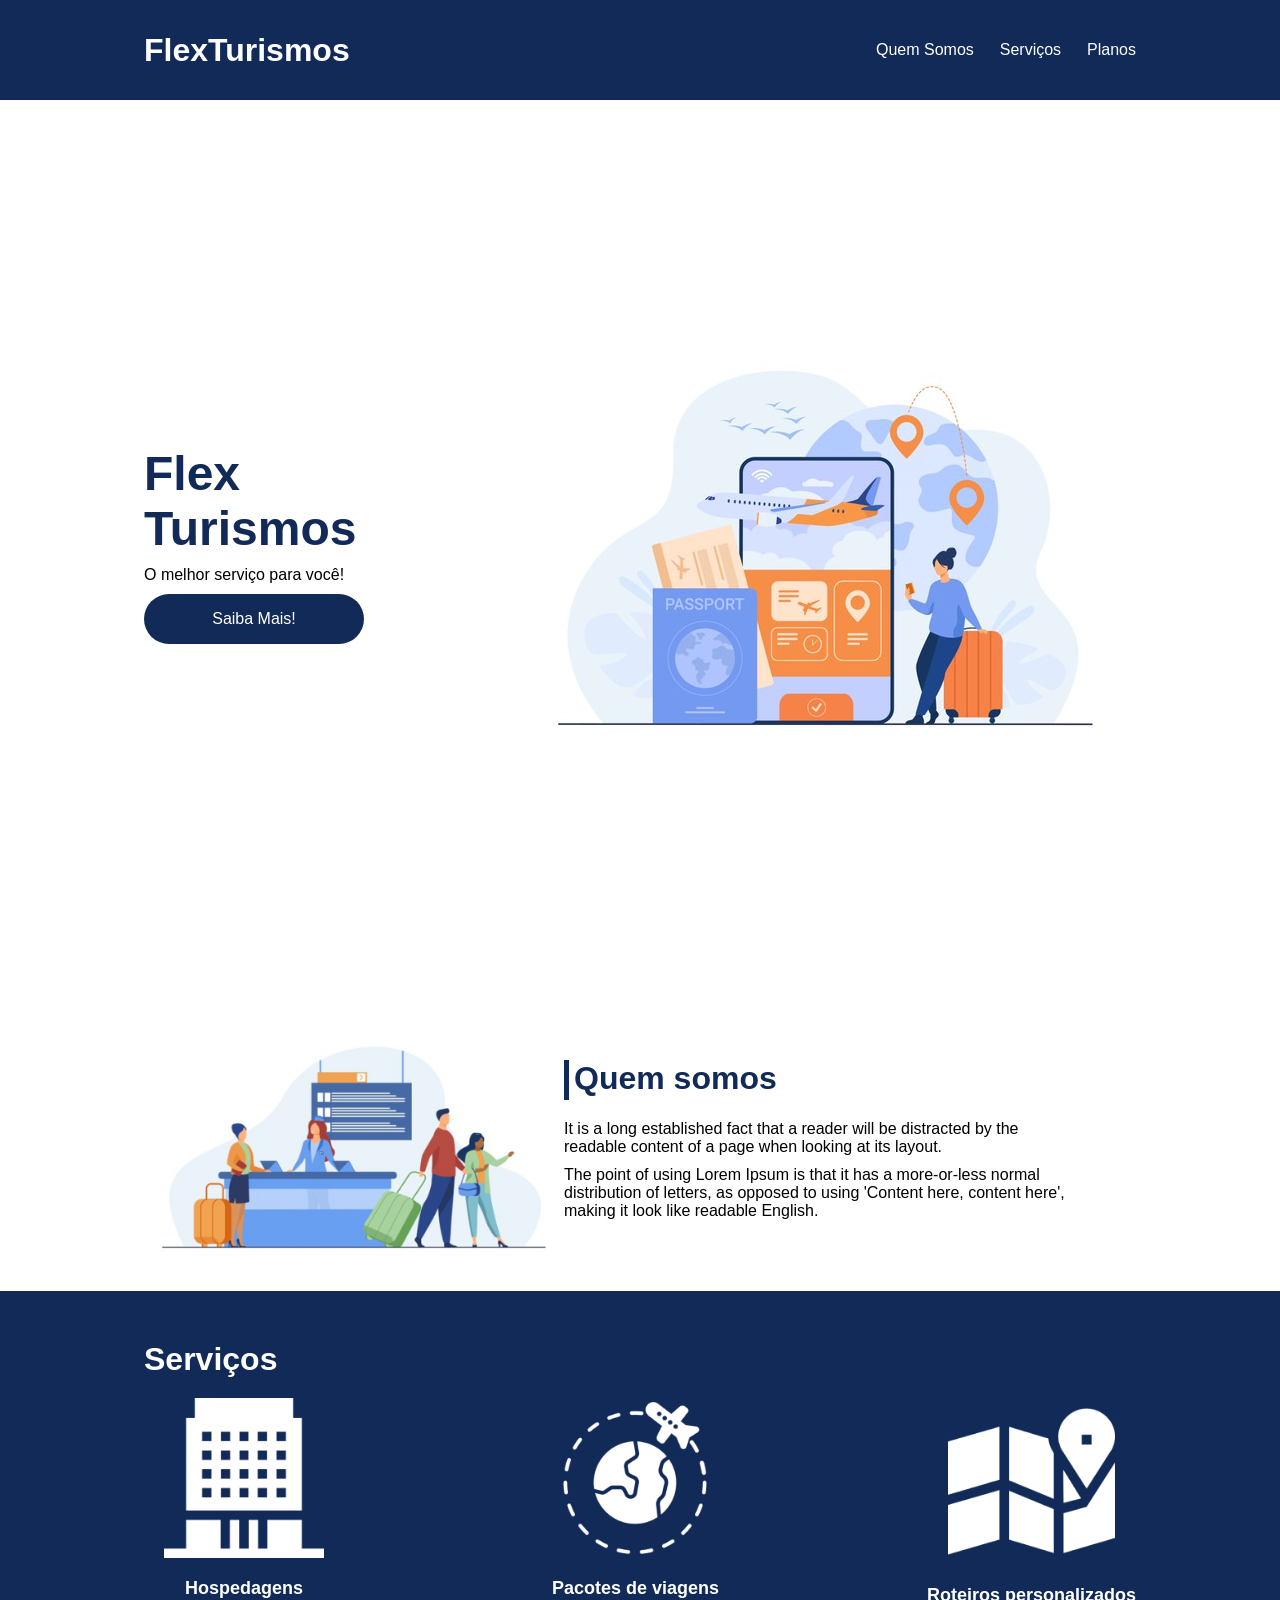
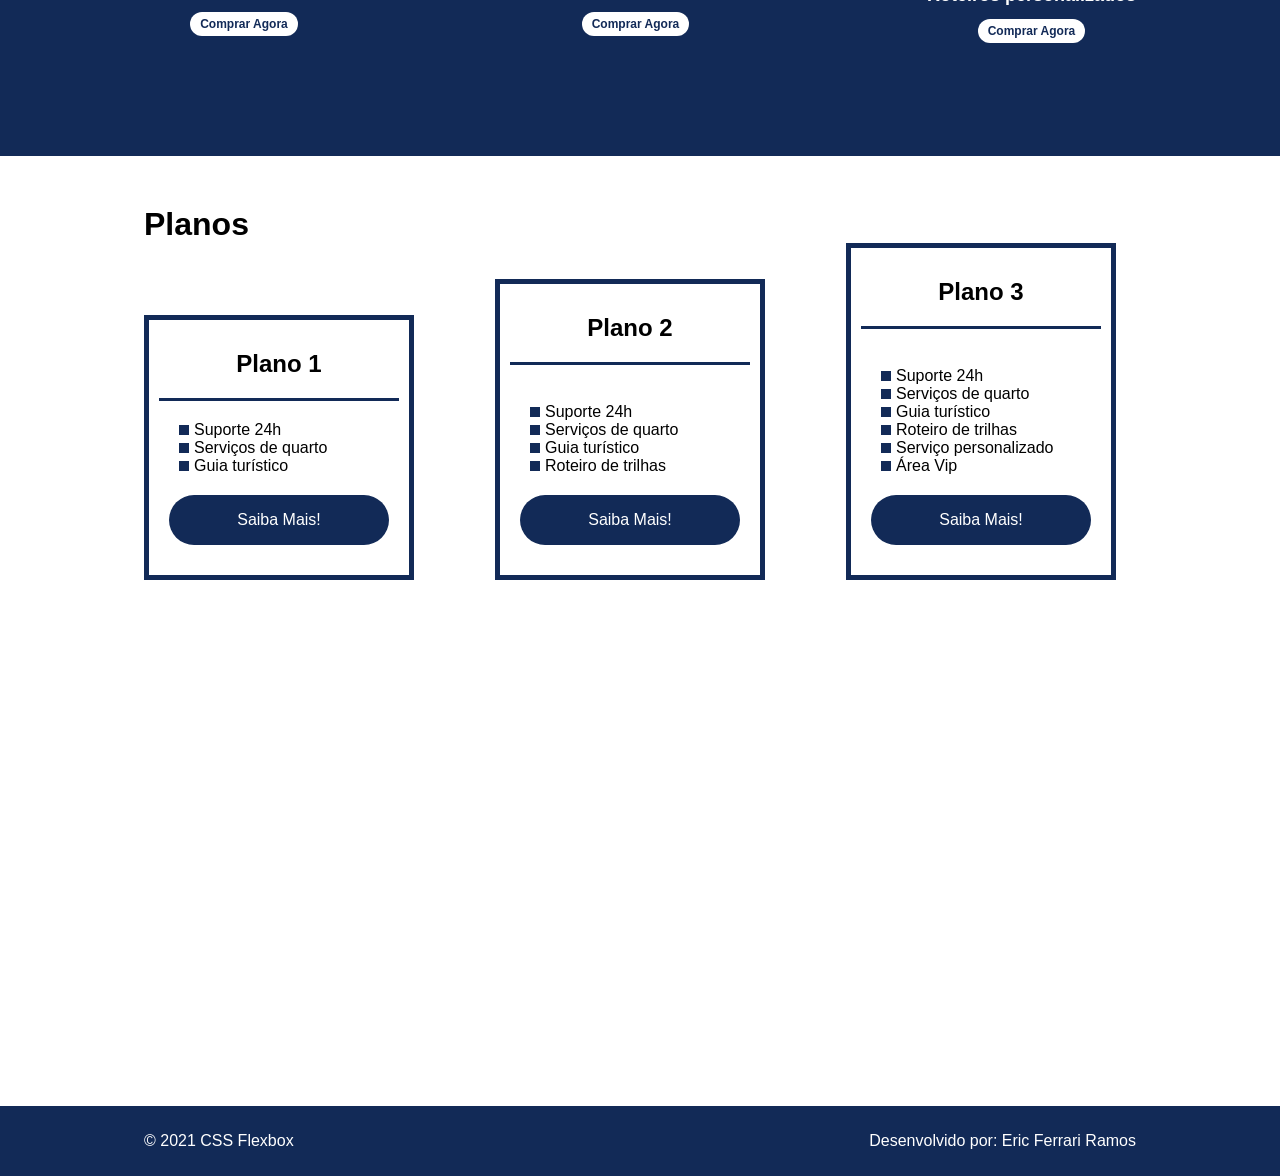
<file: HTML-CSS/flex-projeto/index.html>
<!DOCTYPE html>
<html lang="pt-br">
<head>
    <meta charset="UTF-8">
    <meta name="viewport" content="width=device-width, initial-scale=1.0">
    <title>Flex Turismos</title>
    <link rel="stylesheet" href="./style.css">
</head>
<body>
    <header>
        <div class="flex-container menu">
            <div><h1>FlexTurismos</h1></div>
            <ul class="list-item">
                <li><a href="#quem-somos">Quem Somos</a></li>
                <li><a href="#servicos">Serviços</a></li>
                <li><a href="#planos">Planos</a></li>
            </div>
        </ul>
    </header>

    <div class="flex-container apresentacao">
        <div class="texto-apresentacao">
            <h1>Flex <br>Turismos</h1>
            <p>O melhor serviço para você!</p>
            <a href="" class="btn">Saiba Mais!</a>
        </div>

        <div>
            <div><img src="./images/0-main.png" alt="banner de apresentação"></div>
        </div>
    </div>

    <div class="flex-container" id="quem-somos">
        <div >
            <h2>Quem somos</h2>
            <p>It is a long established fact that a reader will be distracted by the readable content of a page when looking at its layout. </p>
            <p>The point of using Lorem Ipsum is that it has a more-or-less normal distribution of letters, as opposed to using 'Content here, content here', making it look like readable English.</p>
        </div>

        <div>
            <img src="./images/1-quem-somos.png" alt="balcão de atendimento">
        </div>
    </div>

    <div class="container-externo">
        <div class="flex-container" id="servicos">
            <div>
                <h2>Serviços</h2>
            </div>

            <div class="list-servicos">
                <div class="item-servico">
                    <div><img src="./images/icon-2.png" alt="hospedagens"></div>
                    <p>Hospedagens</p>
                    <a href="#">Comprar Agora</a>
                </div>

                <div class="item-servico">
                    <div><img src="./images/icon-1.png" alt="pacote de viagens"></div>
                    <p>Pacotes de viagens</p>
                    <a href="#">Comprar Agora</a>
                </div>

                <div class="item-servico">
                    <div><img src="./images/icon-3.png" alt="roteiros personalizados"></div>
                    <p>Roteiros personalizados</p>
                    <a href="#">Comprar Agora</a>
                </div>

            </div>
        </div>
    </div>

    <div class="flex-container" id="planos">
        
        <div><h2>Planos</h2></div>
        
        <div class="list-planos">
            <div class="item-plano">
                <h3>Plano 1</h3>
                <ul>
                    <li>Suporte 24h</li>
                    <li>Serviços de quarto</li>
                    <li>Guia turístico</li>
                </ul>
                <a href="#" class="btn">Saiba Mais!</a>
            </div>

            <div class="item-plano">
                <h3>Plano 2</h3>
                <br>
                <ul>
                    <li>Suporte 24h</li>
                    <li>Serviços de quarto</li>
                    <li>Guia turístico</li>
                    <li>Roteiro de trilhas</li>
                </ul>
                <a href="#" class="btn">Saiba Mais!</a>
            </div>

            <div class="item-plano">
                <h3>Plano 3</h3>
                <br>
                <ul>
                    <li>Suporte 24h</li>
                    <li>Serviços de quarto</li>
                    <li>Guia turístico</li>
                    <li>Roteiro de trilhas</li>
                    <li>Serviço personalizado</li>
                    <li>Área Vip</li>
                </ul>
                <a href="#" class="btn">Saiba Mais!</a>
            </div>
        </div>
    </div>

    <footer>
        <div class="flex-container footer">
            <p>&copy; 2021 CSS Flexbox</p>
            <p>Desenvolvido por: Eric Ferrari Ramos</p>
        </div>
    </footer>
</body>
</html>
</file>
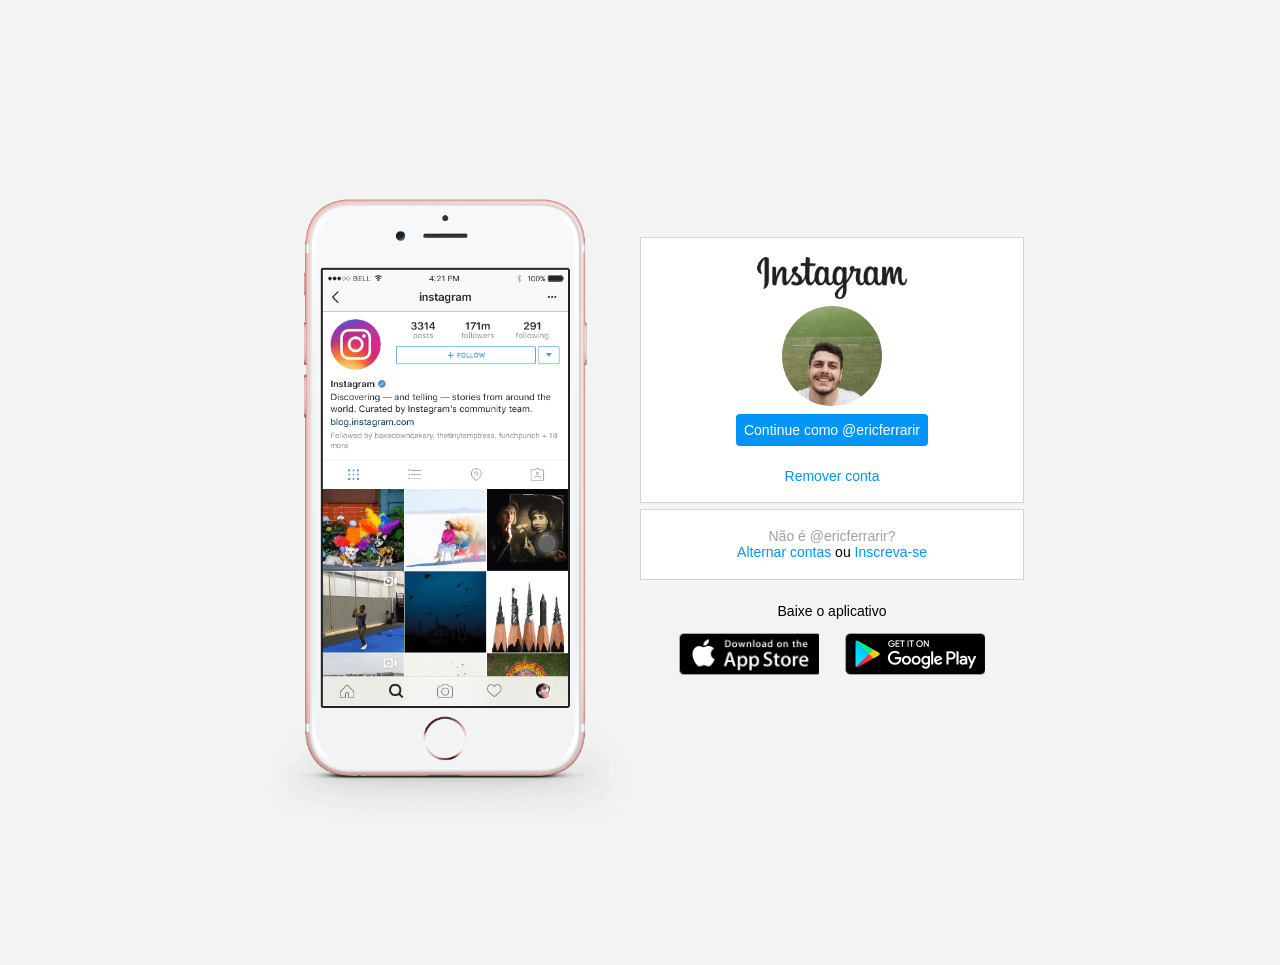
<file: HTML-CSS/Recriando pagina instagram/index.html>
<!DOCTYPE html>
<html>
<head>
	<meta charset="utf-8">
	<meta name="viewport" content="width=device-width, initial-scale=1.0">
	<link rel="stylesheet" type="text/css" href="css/style.css">
	<meta name="author" content="Eric Ferrari Ramos">
	<title>Instagram</title>
</head>
<body>
	<!-- Centralizando os elementos -->
	<div class="instagram-principal">
        <!--Inicio - Div para a imagem do celular -->
		<div class="instagram-phone">
			<img src="./img/instagram-celular.png" alt="celular">
		</div>
         <!-- Fim - Div para a imagem do celular -->

		<!-- Inicio - Div para o continue -->
		<div class="instagram-continue">
			<!-- Inicio - Bloco do continue -->
			<div class="group">
				<img class="instagram-logo" src="./img/instagram-logo.png" alt="instagram logo">

				<div class="foto-perfil">
					<img src="./img/perfil-instagram.jpg" alt="foto de perfil" width="100px">
			    </div>

			    <a href="#" class="instagram-login">Continue como @ericferrarir</a>
			    <a href="#" class="instagram-logout">Remover conta</a>
		    </div>
		    <!-- Fim - Bloco do continue -->

		    <div class="group">
		    	<p class="not-account">Não é @ericferrarir?</p>
		    	<p class="notaccount">
		    		<span class="link_blue">Alternar contas</span>
		    		ou
		    		<span class="link_blue">Inscreva-se</span>
		    	</p>
		    </div>

		    <div class="get-the-app">
		    	<p class="get-app">Baixe o aplicativo</p>

		    	<div class="dowload">
		    		<a href="#" class="app-dowload"></a>
		    		<a href="#" class="app-dowload"></a>
		    	</div>
		    </div>



		</div>
		
	</div>
		
</body>
</html>
</file>
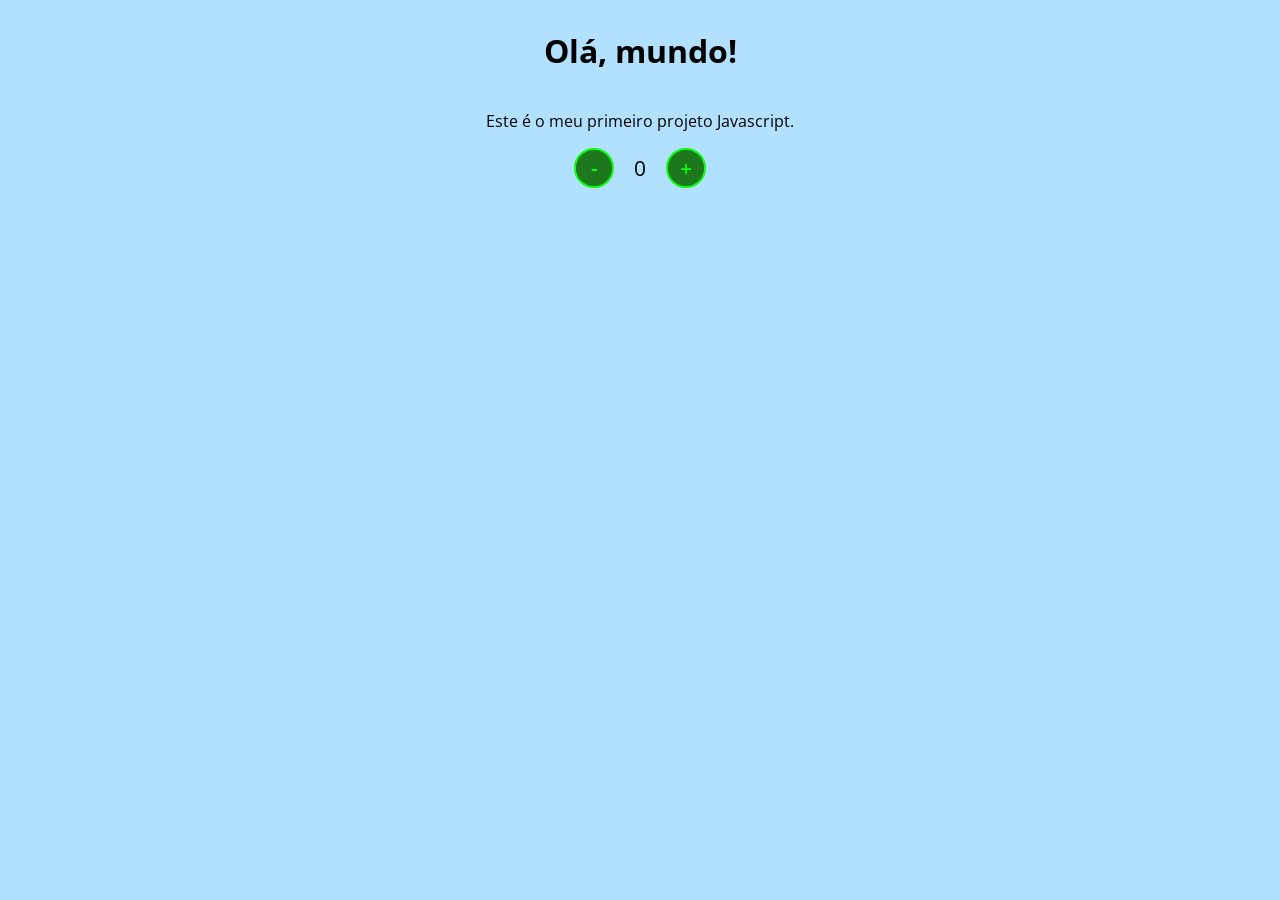
<file: JavaScript/Contador/index.html>
<!DOCTYPE html>
<html lang="en">
<head>
    <meta charset="UTF-8">
    <meta name="viewport" content="width=device-width, initial-scale=1.0">
    <link rel="stylesheet" href="assets/styles.css" />
    <title>Contador</title>
</head>
<body>
    <h1>Olá, mundo!</h1>
    <p>Este é o meu primeiro projeto Javascript.</p>
    <div id="counter">
        <button name="subtrair" onclick="decrement()">-</button>
        <span id="currentNumber">0</span>
        <button name="adicionar" onclick="increment()">+</button>
    </div>
    <script src="assets/scripts.js"></script>
</body>
</html>
</file>
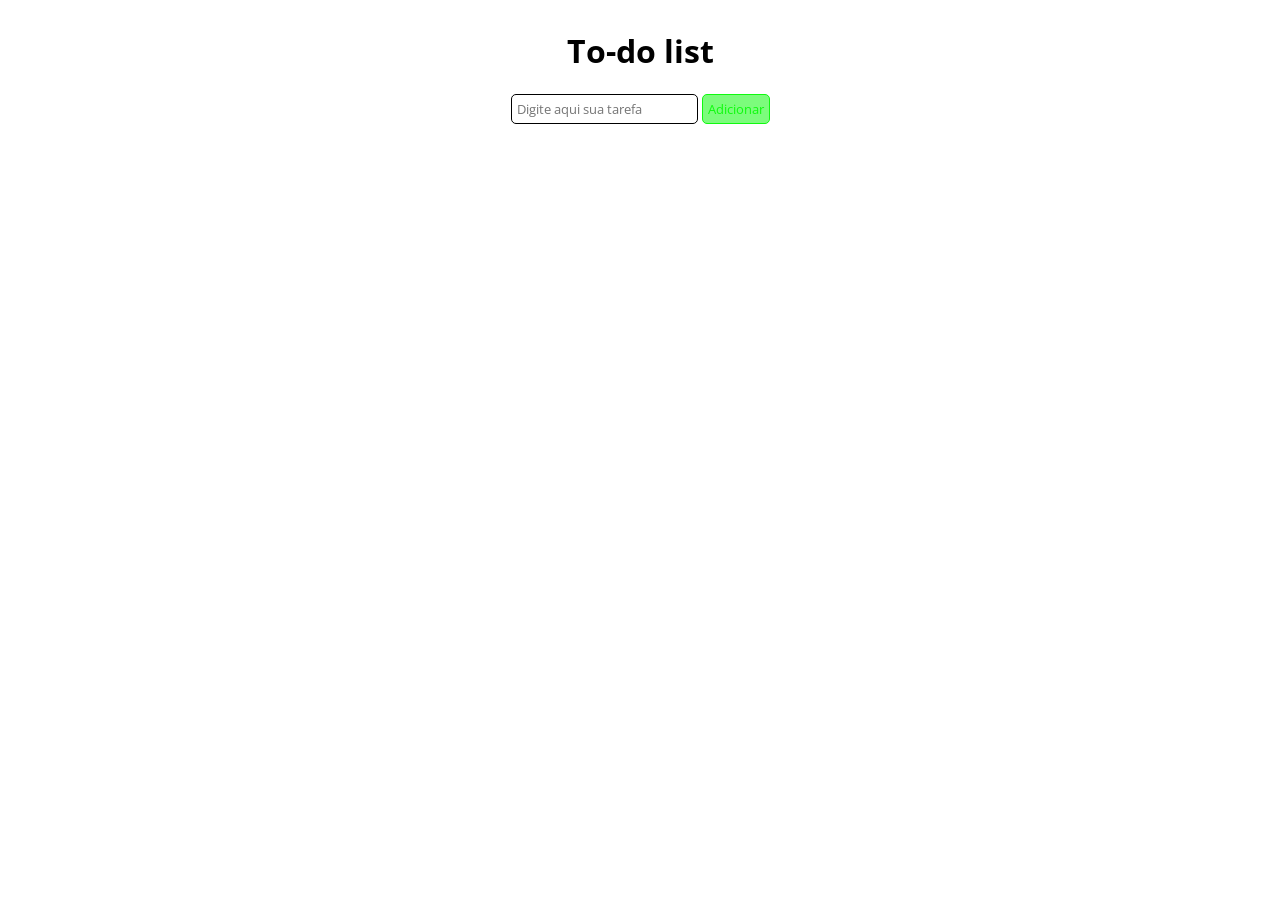
<file: JavaScript/To-do1/index.html>
<!DOCTYPE html>
<html lang="en">
<head>
    <meta charset="UTF-8">
    <meta name="viewport" content="width=device-width, initial-scale=1.0">
    <link rel="stylesheet" href="assets/styles.css" />
    <title>To-do list</title>
</head>
<body>
    <h1>To-do list</h1>
    <div id="list">
        <form id="task-form">
            <input id="task-input" name="tarefa" type="text" placeholder="Digite aqui sua tarefa" />
            <button type="submit">Adicionar</button>
        </form>
        <div id="tasks"></div>
    </div>
    <script src="assets/scripts.js"></script>
</body>
</html>
</file>
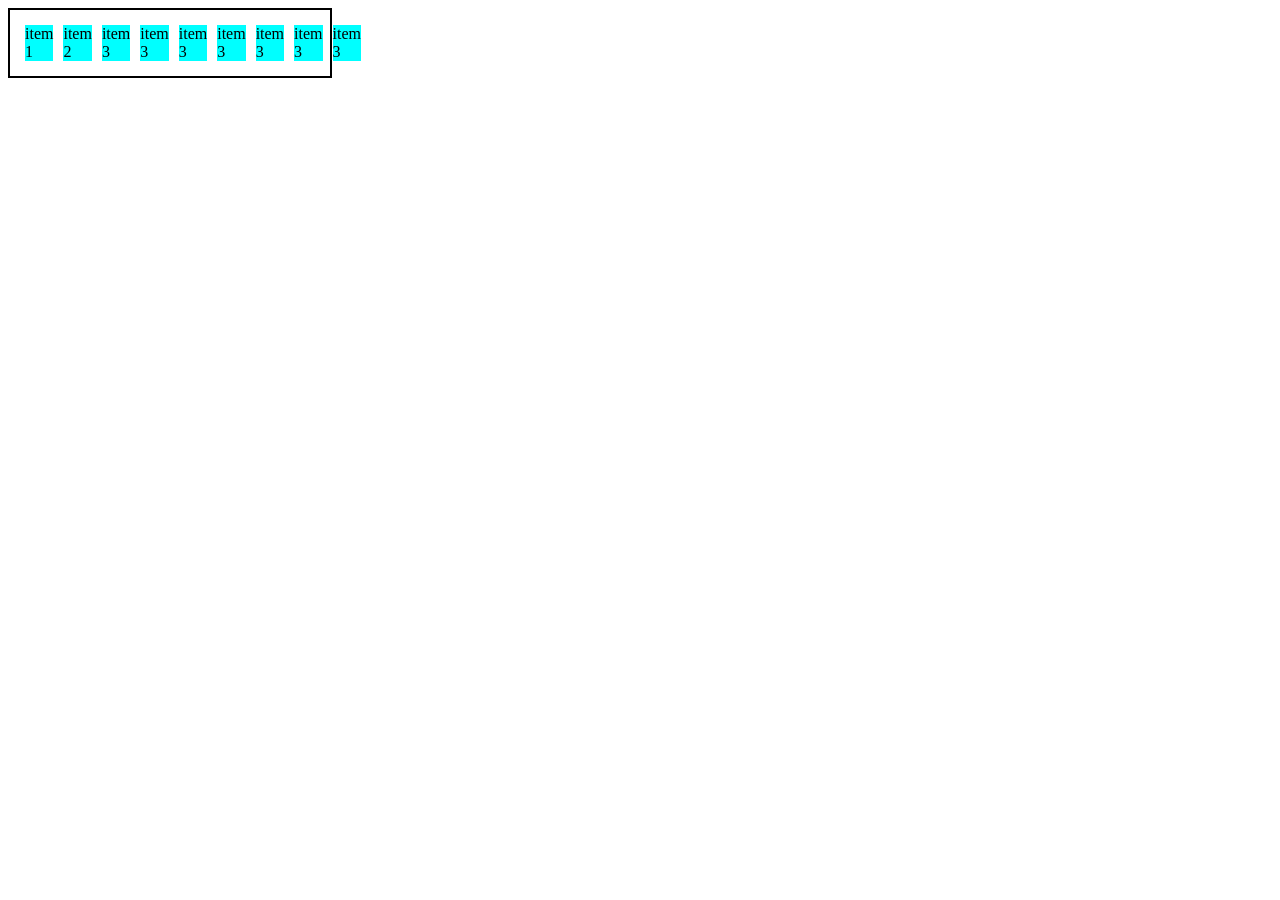
<file: HTML-CSS/FlexBox/0-display-flex.html>
<!DOCTYPE html>
<html lang="en">
<head>
    <meta charset="UTF-8">
    <meta name="viewport" content="width=device-width, initial-scale=1.0">
    <title>Fundamentos - display flex</title>
    <style>
        .flex{
            max-width: 300px;
            padding: 10px;
            border: 2px solid black;
            display: flex;
        }

        .item{
            background-color: aqua;
            margin: 5px;
        }
    </style>
</head>
<body>
    <div class="flex">
        <div class="item">item 1</div>
        <div class="item">item 2</div>
        <div class="item">item 3</div>
        <div class="item">item 3</div>
        <div class="item">item 3</div>
        <div class="item">item 3</div>
        <div class="item">item 3</div>
        <div class="item">item 3</div>
        <div class="item">item 3</div>
    </div>
</body>
</html>
</file>
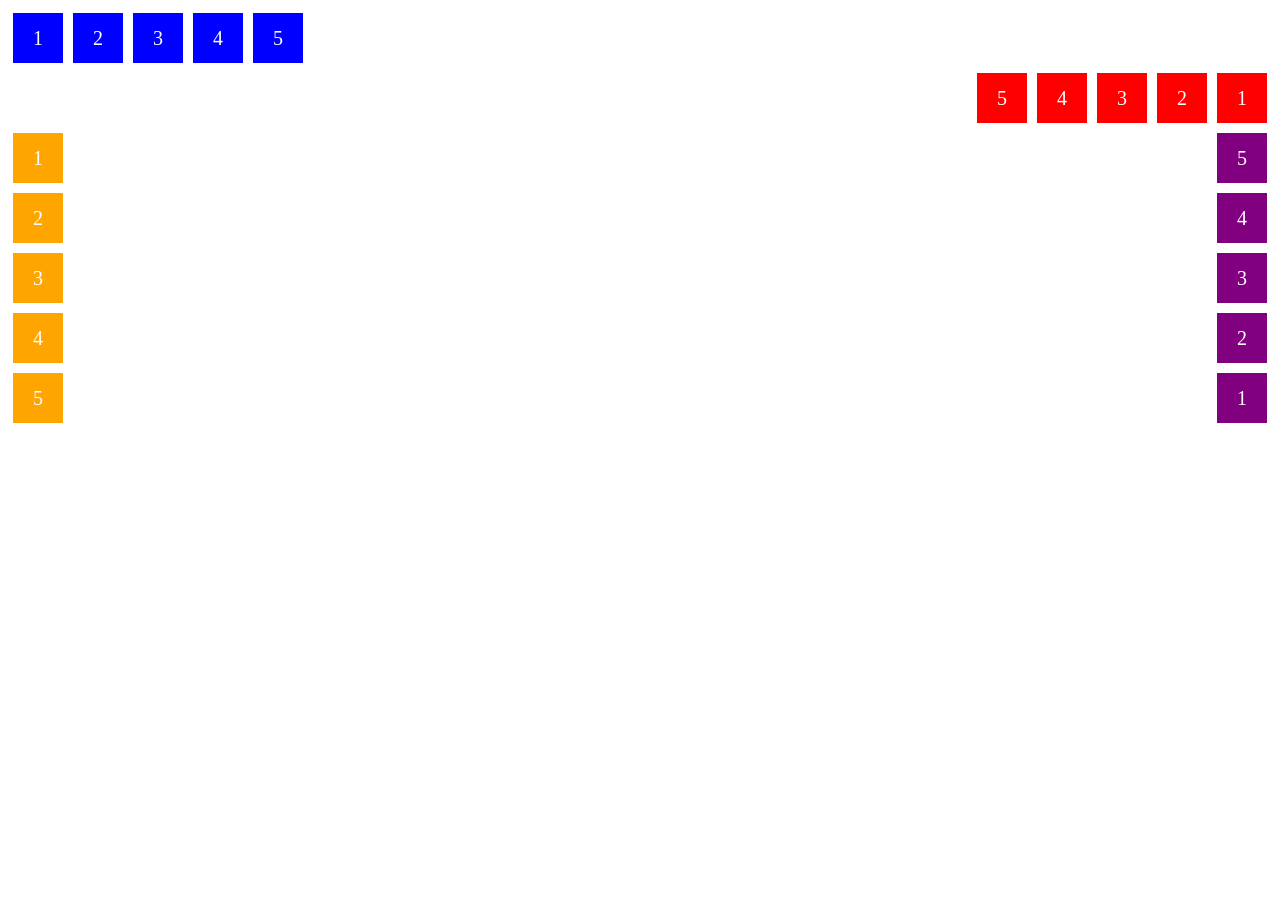
<file: HTML-CSS/FlexBox/1-flex-direction.html>
<!DOCTYPE html>
<html lang="en">
<head>
    <meta charset="UTF-8">
    <meta name="viewport" content="width=device-width, initial-scale=1.0">
    <title>Fundamentos - Flex direction</title>

    <style>
        .flex-container{
            margin: 0;
            padding: 0;
            display: flex;
            list-style: none;
        }

        .flex-item{
            background: blue;
            height: 50px;
            width: 50px;
            line-height: 50px;
            font-size: 20px;
            color: white;
            text-align: center;
            margin: 5px;
        }

        .row{
            flex-direction: row;
        }

        .row-reverse{
            flex-direction: row-reverse;
        }

        .row-reverse li{
            background-color: red;
        }

        .column{
            float: left;
            flex-direction: column;
        }

        .column li{
            background: orange;
        }

        .column-reverse{
            float: right;
            flex-direction: column-reverse;
        }

        .column-reverse li{
            background: purple;
        }

    </style>
</head>
<body>
    <ul class="flex-container row">
        <li class="flex-item">1</li>
        <li class="flex-item">2</li>
        <li class="flex-item">3</li>
        <li class="flex-item">4</li>
        <li class="flex-item">5</li>
    </ul>

    <ul class="flex-container row-reverse">
        <li class="flex-item">1</li>
        <li class="flex-item">2</li>
        <li class="flex-item">3</li>
        <li class="flex-item">4</li>
        <li class="flex-item">5</li>
    </ul>

    <ul class="flex-container column">
        <li class="flex-item">1</li>
        <li class="flex-item">2</li>
        <li class="flex-item">3</li>
        <li class="flex-item">4</li>
        <li class="flex-item">5</li>
    </ul>

    <ul class="flex-container column-reverse">
        <li class="flex-item">1</li>
        <li class="flex-item">2</li>
        <li class="flex-item">3</li>
        <li class="flex-item">4</li>
        <li class="flex-item">5</li>
    </ul>
</body>
</html>
</file>
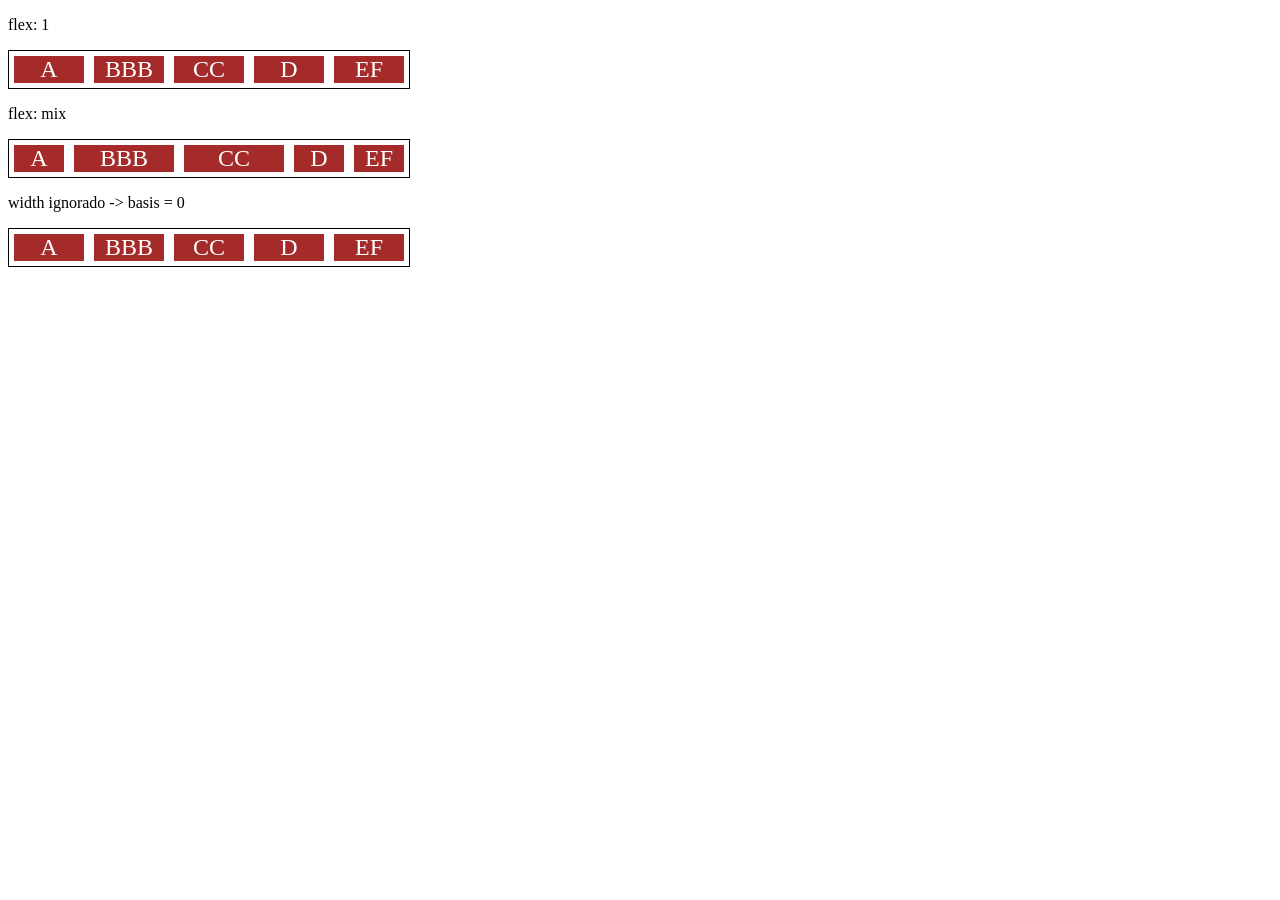
<file: HTML-CSS/FlexBox/10-flex.html>
<!DOCTYPE html>
<html lang="en">
<head>
    <meta charset="UTF-8">
    <meta name="viewport" content="width=device-width, initial-scale=1.0">
    <title>Fundamentos - flex</title>
    <style>
        .flex-container{
            display: flex;
            border: 1px solid black;
            max-width: 400px;
            margin-bottom: 10px;
        }

        .item{
            background-color: brown;
            color: white;
            font-size: 24px;
            text-align: center;
            margin: 5PX;
        }

        .flex-1{
            flex: 1; 
            /* grow = 1, shrink = 1, basis = 0 */
        }

        .largura{
            width: 200px;
            /* min-width: 250px; */
        }

        .flex-2{
            flex: 2; 
            /* grow = 2, shrink = 1, basis = 0 */
        }

    </style>
</head>
<body>
    <p>flex: 1</p>
    <div class="flex-container">
        <div class="item flex-1">A</div>
        <div class="item flex-1">BBB</div>
        <div class="item flex-1">CC</div>
        <div class="item flex-1">D</div>
        <div class="item flex-1">EF</div>
    </div>

    <p>flex: mix</p>
    <div class="flex-container">
        <div class="item flex-1">A</div>
        <div class="item flex-2">BBB</div>
        <div class="item flex-2">CC</div>
        <div class="item flex-1">D</div>
        <div class="item flex-1">EF</div>
    </div>

    <p>width ignorado -> basis = 0</p>

    <div class="flex-container">
        <div class="item flex-1 largura">A</div>
        <div class="item flex-1 largura">BBB</div>
        <div class="item flex-1 largura">CC</div>
        <div class="item flex-1 largura">D</div>
        <div class="item flex-1 largura">EF</div>
    </div>
</body>
</html>
</file>
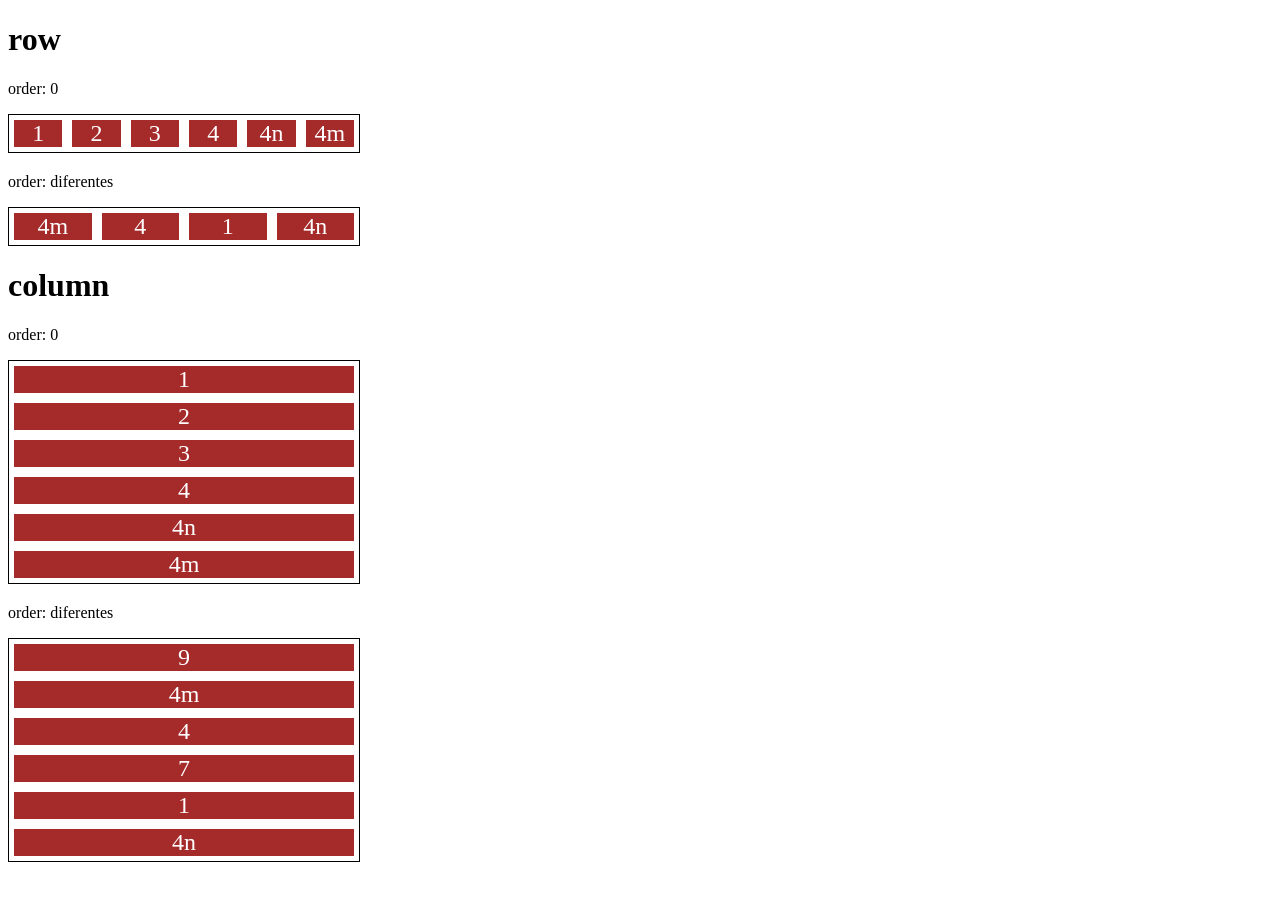
<file: HTML-CSS/FlexBox/11-order.html>
<!DOCTYPE html>
<html lang="en">
<head>
    <meta charset="UTF-8">
    <meta name="viewport" content="width=device-width, initial-scale=1.0">
    <title>Fundamentos - order</title>

    <style>
        .flex-container{
            display: flex;
            max-width: 350px;
            border: 1px solid black;
            margin-bottom: 20px;
        }

        .item{
            flex: 1;
            background: brown;
            color: white;
            text-align: center;
            font-size: 24px;
            margin: 5px;
        }
        .o1{
            order: 1;
        }

        .o2{
            order: 2;
        }

        .o3{
            order: 3;
        }

        .o4{
            order: 4;
        }

        .direction{
            flex-direction: column;
        }
    </style>
</head>
<body>
    <h1>row</h1>
    <p>order: 0</p>
    <div class="flex-container">
        <div class="item">1</div>
        <div class="item">2</div>
        <div class="item">3</div>
        <div class="item">4</div>
        <div class="item">4n</div>
        <div class="item">4m</div>
    </div>

    <p>order: diferentes</p>
    <div class="flex-container">
        <div class="item o3">1</div>
        <div class="item o2">4</div>
        <div class="item o3">4n</div>
        <div class="item o1">4m</div>
    </div>


    <h1>column</h1>
    <p>order: 0</p>
    <div class="flex-container direction">
        <div class="item">1</div>
        <div class="item">2</div>
        <div class="item">3</div>
        <div class="item">4</div>
        <div class="item">4n</div>
        <div class="item">4m</div>
    </div>

    <p>order: diferentes</p>
    <div class="flex-container direction">
        <div class="item o3">7</div>
        <div class="item o1">9</div>
        <div class="item o3">1</div>
        <div class="item o2">4</div>
        <div class="item o3">4n</div>
        <div class="item o1">4m</div>
    </div>
</body>
</html>
</file>
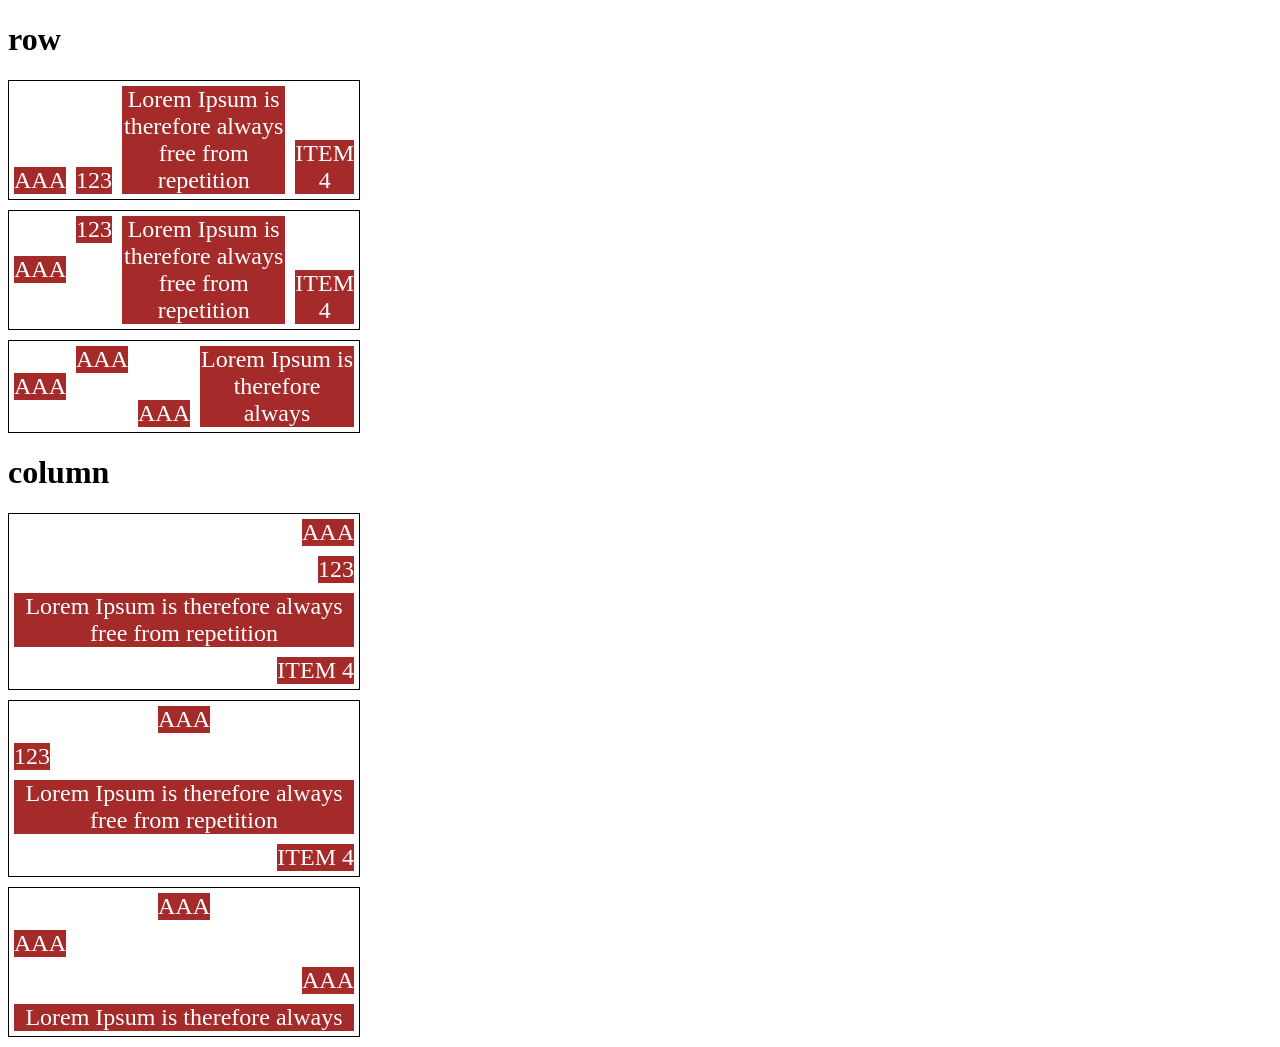
<file: HTML-CSS/FlexBox/13-align-self.html>
<!DOCTYPE html>
<html lang="en">
<head>
    <meta charset="UTF-8">
    <meta name="viewport" content="width=device-width, initial-scale=1.0">
    <title>Fundamnetos - align self</title>

    <style>
        .flex-container{
            max-width: 350px;
            border: 1px solid;
            margin-bottom: 10px;
            display: flex;
        }

        .align-container{
            align-items: flex-end;
        }

        .item{
            background-color: brown;
            color: white;
            font-size: 24px;
            text-align: center;
            margin: 5px;
        }

        .center{
            align-self: center;
        }

        .start{
            align-self: flex-start;
        }

        .end{
            align-self: flex-end;
        }

        .baseline{
            align-self: baseline;
        }

        .stretch{
            align-self: stretch;
        }

        .auto{
            align-self: auto;
        }

        .direction{
            flex-direction: column;
        }
    </style>
</head>
<body>

    <h1>row</h1>
    <section class="flex-container align-container">
        <div class="item auto">AAA</div>
        <div class="item auto">123</div>
        <div class="item auto">Lorem Ipsum is therefore always free from repetition</div>
        <div class="item auto">ITEM 4</div>
    </section>

    <section class="flex-container">
        <div class="item center">AAA</div>
        <div class="item start">123</div>
        <div class="item stretch">Lorem Ipsum is therefore always free from repetition</div>
        <div class="item end">ITEM 4</div>
    </section>

    <section class="flex-container">
        <div class="item center">AAA</div>
        <div class="item start">AAA</div>
        <div class="item end">AAA</div>
        <div class="item stretch">Lorem Ipsum is therefore always</div>
    </section>

    <h1>column</h1>

    <section class="flex-container align-container direction">
        <div class="item auto">AAA</div>
        <div class="item auto">123</div>
        <div class="item auto">Lorem Ipsum is therefore always free from repetition</div>
        <div class="item auto">ITEM 4</div>
    </section>

    <section class="flex-container direction">
        <div class="item center">AAA</div>
        <div class="item start">123</div>
        <div class="item stretch">Lorem Ipsum is therefore always free from repetition</div>
        <div class="item end">ITEM 4</div>
    </section>

    <section class="flex-container direction">
        <div class="item center">AAA</div>
        <div class="item start">AAA</div>
        <div class="item end">AAA</div>
        <div class="item stretch">Lorem Ipsum is therefore always</div>
    </section>
    
    
</body>
</html>
</file>
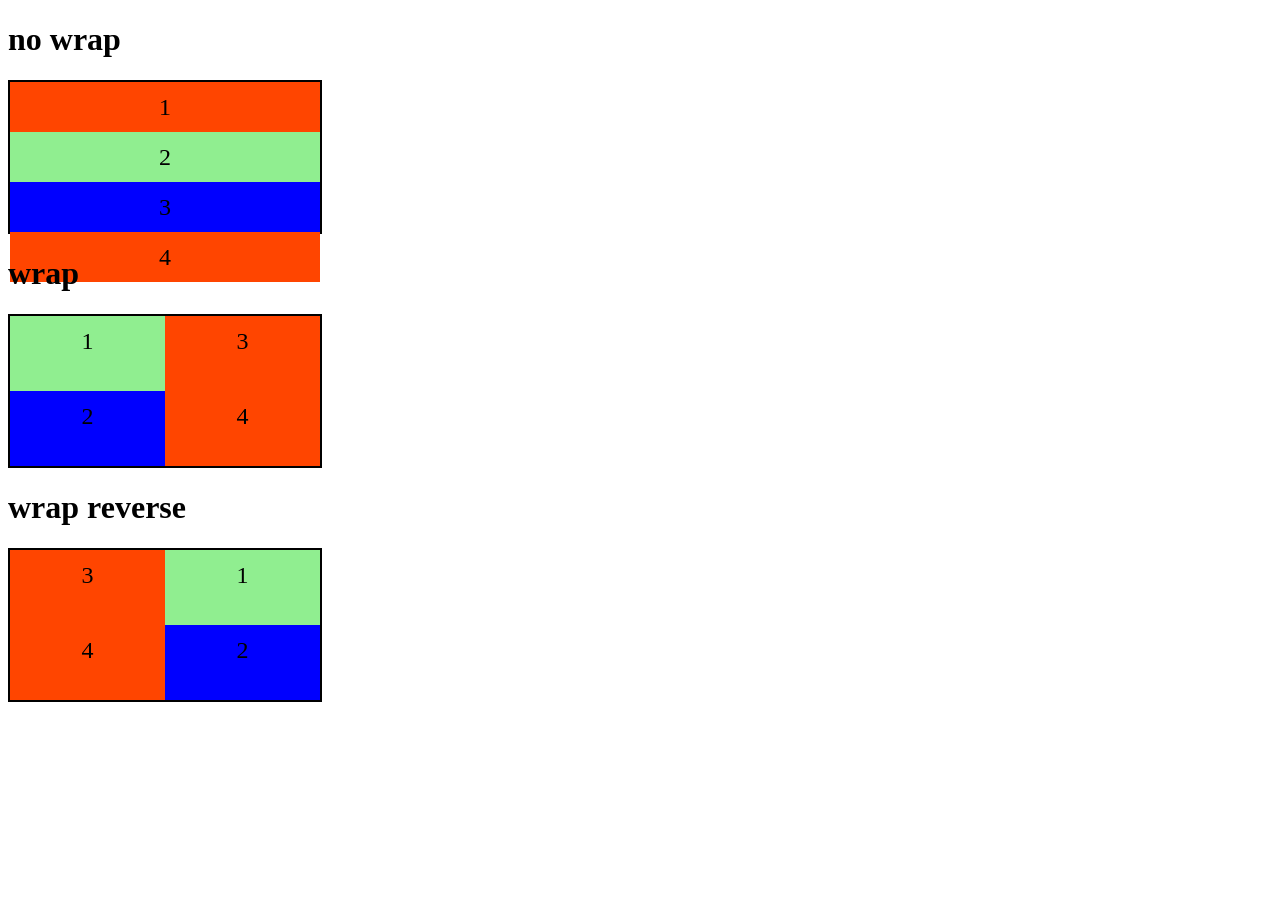
<file: HTML-CSS/FlexBox/2-flex-wrap.html>
<!DOCTYPE html>
<html lang="en">
<head>
    <meta charset="UTF-8">
    <meta name="viewport" content="width=device-width, initial-scale=1.0">
    <title>Fundamentos - flex wrap</title>

    <style>
        .flex-container{
            display: flex;
            flex-direction: column;
            height: 150px;
            border: 2px solid black;
            max-width: 310px;
        }

        .item{
            font-size: 24px;
            height: 50%;
            text-align: center;
            min-width: 100px;
            line-height: 50px;
        }

        .nowrap{
            flex-wrap: nowrap;
        }

        .wrap{
            flex-wrap: wrap;
        }

        .wrap-reverse{
            flex-wrap: wrap-reverse;
        }

        .blue{
            background-color: blue;
        }

        .green{
            background-color: lightgreen;
        }

        .orange{
            background-color: orangered;
        }
    </style>
</head>
<body>
    <h1>no wrap</h1>

    <div class="flex-container nowrap">
        <div class="item orange">1</div>
        <div class="item green">2</div>
        <div class="item blue">3</div>
        <div class="item orange">4</div>
    </div>

    <h1>wrap</h1>

    <div class="flex-container wrap">
        <div class="item green">1</div>
        <div class="item blue">2</div>
        <div class="item orange">3</div>
        <div class="item orange">4</div>
    </div>

    <h1>wrap reverse</h1>

    <div class="flex-container wrap-reverse">
        <div class="item green">1</div>
        <div class="item blue">2</div>
        <div class="item orange">3</div>
        <div class="item orange">4</div>
    </div>


</body>
</html>
</file>
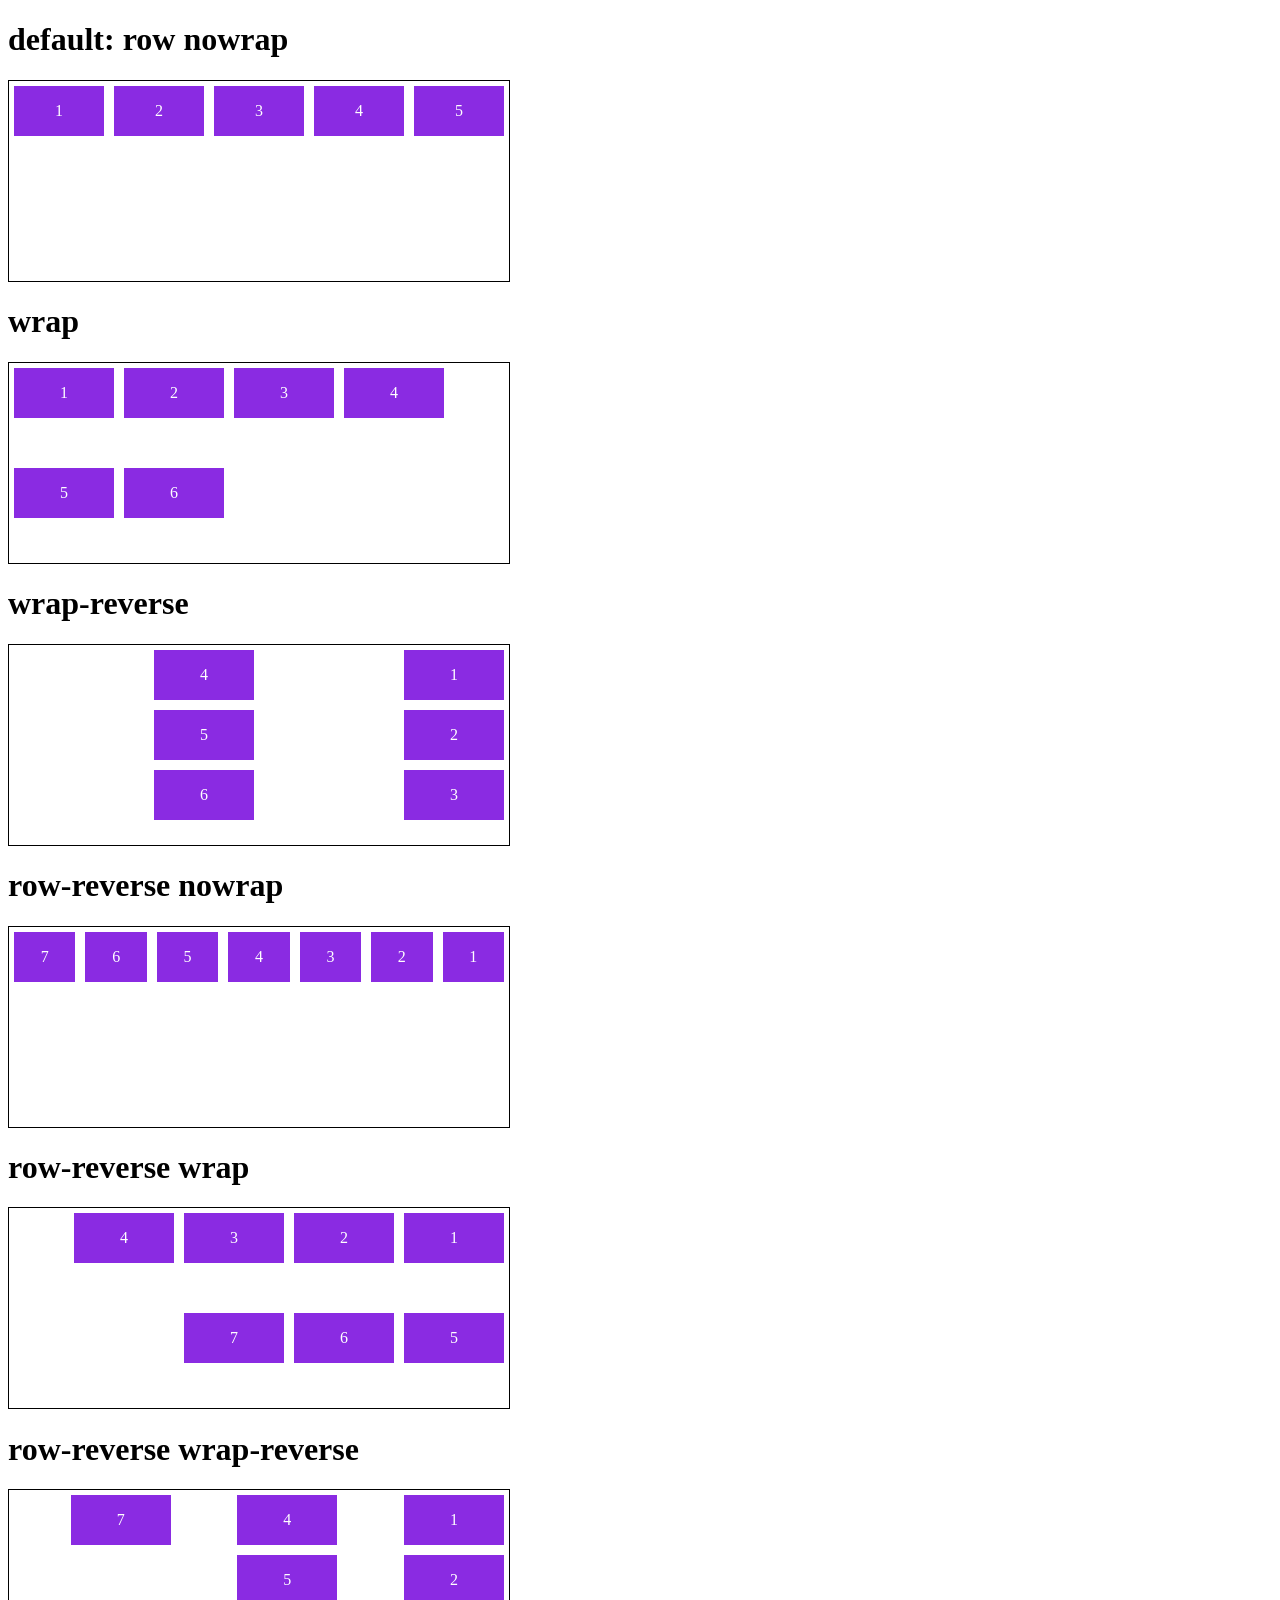
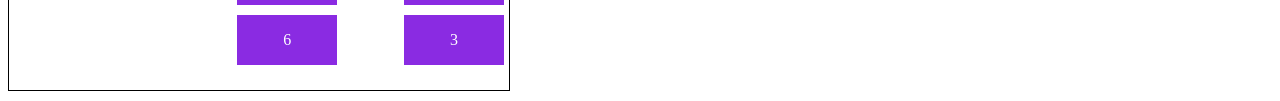
<file: HTML-CSS/FlexBox/3-flex-flow.html>
<!DOCTYPE html>
<html lang="en">
<head>
    <meta charset="UTF-8">
    <meta name="viewport" content="width=device-width, initial-scale=1.0">
    <title>Fundamentos - flex flow</title>

    <style>
        .flex-container{
            display: flex;
            border: 1px solid black;
            max-width: 500px;
            margin-bottom: 10px;
            height: 200px;
        }

        .default{
            flex-flow: row nowrap;
        }

        .wrap{
            flex-flow: row wrap;
        }

        .wrap-reverse{
            flex-flow: column wrap-reverse;
        }

        .r-nowrap{
            flex-flow: row-reverse nowrap;
        }

        .r-wrap{
            flex-flow: row-reverse wrap;
        }

        .rr-wrap{
            flex-flow: column wrap-reverse;
        }

        .item{
            background-color: blueviolet;
            margin: 5px;
            color: white;
            text-align: center;
            width: 100px;
            height: 50px;
            line-height: 50px;
        }
    </style>
</head>
<body>
    <h1>default: row nowrap</h1>
    <div class="flex-container default">
        <div class="item">1</div>
        <div class="item">2</div>
        <div class="item">3</div>
        <div class="item">4</div>
        <div class="item">5</div>
    </div>

    <h1>wrap</h1>
    <div class="flex-container wrap">
        <div class="item">1</div>
        <div class="item">2</div>
        <div class="item">3</div>
        <div class="item">4</div>
        <div class="item">5</div>
        <div class="item">6</div>
    </div>

    <h1>wrap-reverse</h1>
    <div class="flex-container wrap-reverse">
        <div class="item">1</div>
        <div class="item">2</div>
        <div class="item">3</div>
        <div class="item">4</div>
        <div class="item">5</div>
        <div class="item">6</div>
    </div>

    <h1>row-reverse nowrap</h1>
    <div class="flex-container r-nowrap">
        <div class="item">1</div>
        <div class="item">2</div>
        <div class="item">3</div>
        <div class="item">4</div>
        <div class="item">5</div>
        <div class="item">6</div>
        <div class="item">7</div>
    </div>

    <h1>row-reverse wrap</h1>
    <div class="flex-container r-wrap">
        <div class="item">1</div>
        <div class="item">2</div>
        <div class="item">3</div>
        <div class="item">4</div>
        <div class="item">5</div>
        <div class="item">6</div>
        <div class="item">7</div>
    </div>

    <h1>row-reverse wrap-reverse</h1>
    <div class="flex-container rr-wrap">
        <div class="item">1</div>
        <div class="item">2</div>
        <div class="item">3</div>
        <div class="item">4</div>
        <div class="item">5</div>
        <div class="item">6</div>
        <div class="item">7</div>
    </div>
</body>
</html>
</file>
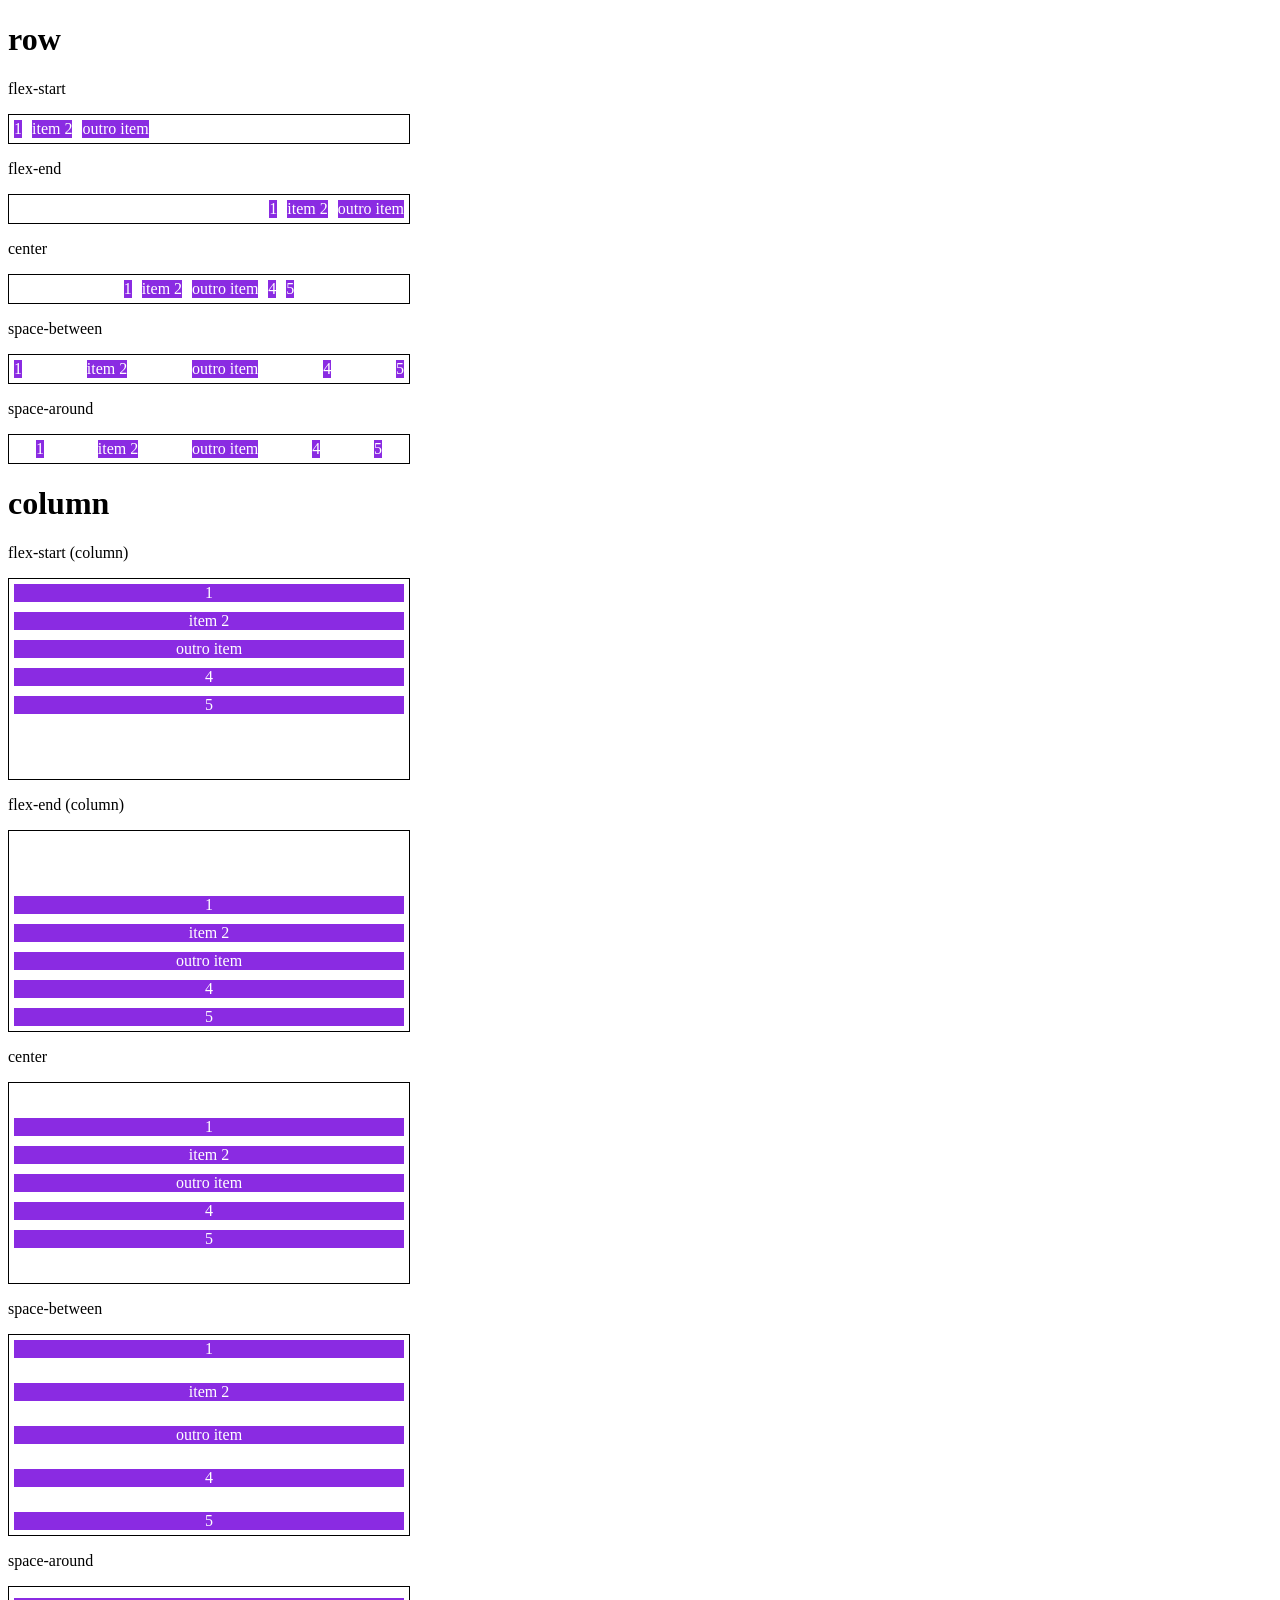
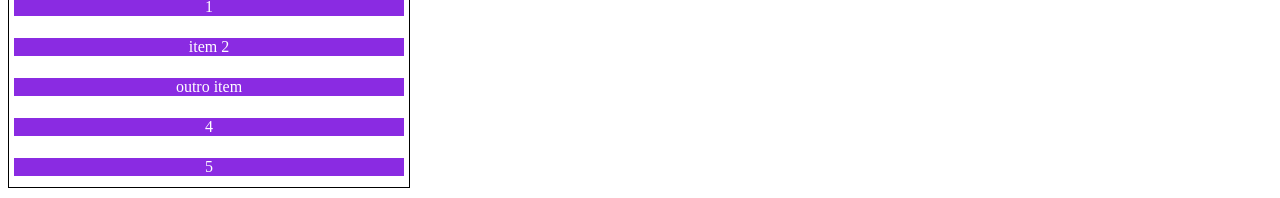
<file: HTML-CSS/FlexBox/4-justify-content.html>
<!DOCTYPE html>
<html lang="en">
<head>
    <meta charset="UTF-8">
    <meta name="viewport" content="width=device-width, initial-scale=1.0">
    <title>Fundamentos - justify-content</title>
    <style>
        .container{
            max-width: 400px;
            border: 1px solid black;
            margin: 0;
            display: flex;
            margin-bottom: 10px;
        }

        .item{
            background-color: blueviolet;
            margin: 5px;
            text-align: center;
            color: white;
        }
        
        .flex-start{
            justify-content: flex-start;
        }

        .flex-end{
            justify-content: flex-end;
        }

        .center{
            justify-content: center;
        }

        .space-between{
            justify-content: space-between;
        }

        .space-around{
            justify-content: space-around;
        }

        .column{
            flex-direction: column;
            min-height: 200px;
        }
    </style>
</head>
<body>
    <h1>row</h1>
    <p>flex-start</p>
    <section class="container flex-start">
        <div class="item">1</div>
        <div class="item">item 2</div>
        <div class="item">outro item</div>
    </section>

    <p>flex-end</p>
    <section class="container flex-end">
        <div class="item">1</div>
        <div class="item">item 2</div>
        <div class="item">outro item</div>
    </section>

    <p>center</p>
    <section class="container center">
        <div class="item">1</div>
        <div class="item">item 2</div>
        <div class="item">outro item</div>
        <div class="item">4</div>
        <div class="item">5</div>
    </section>

    <p>space-between</p>
    <section class="container space-between">
        <div class="item">1</div>
        <div class="item">item 2</div>
        <div class="item">outro item</div>
        <div class="item">4</div>
        <div class="item">5</div>
    </section>

    <p>space-around</p>
    <section class="container space-around">
        <div class="item">1</div>
        <div class="item">item 2</div>
        <div class="item">outro item</div>
        <div class="item">4</div>
        <div class="item">5</div>
    </section>

    <h1>column</h1>

    <p>flex-start (column)</p>
    <section class="container flex-start column">
        <div class="item">1</div>
        <div class="item">item 2</div>
        <div class="item">outro item</div>
        <div class="item">4</div>
        <div class="item">5</div>
    </section>

    <p>flex-end (column)</p>
    <section class="container flex-end column">
        <div class="item">1</div>
        <div class="item">item 2</div>
        <div class="item">outro item</div>
        <div class="item">4</div>
        <div class="item">5</div>
    </section>
    
    <p>center</p>
    <section class="container center column">
        <div class="item">1</div>
        <div class="item">item 2</div>
        <div class="item">outro item</div>
        <div class="item">4</div>
        <div class="item">5</div>
    </section>

    <p>space-between</p>
    <section class="container space-between column">
        <div class="item">1</div>
        <div class="item">item 2</div>
        <div class="item">outro item</div>
        <div class="item">4</div>
        <div class="item">5</div>
    </section>

    <p>space-around</p>
    <section class="container space-around column">
        <div class="item">1</div>
        <div class="item">item 2</div>
        <div class="item">outro item</div>
        <div class="item">4</div>
        <div class="item">5</div>
    </section>
</body>
</html>
</file>
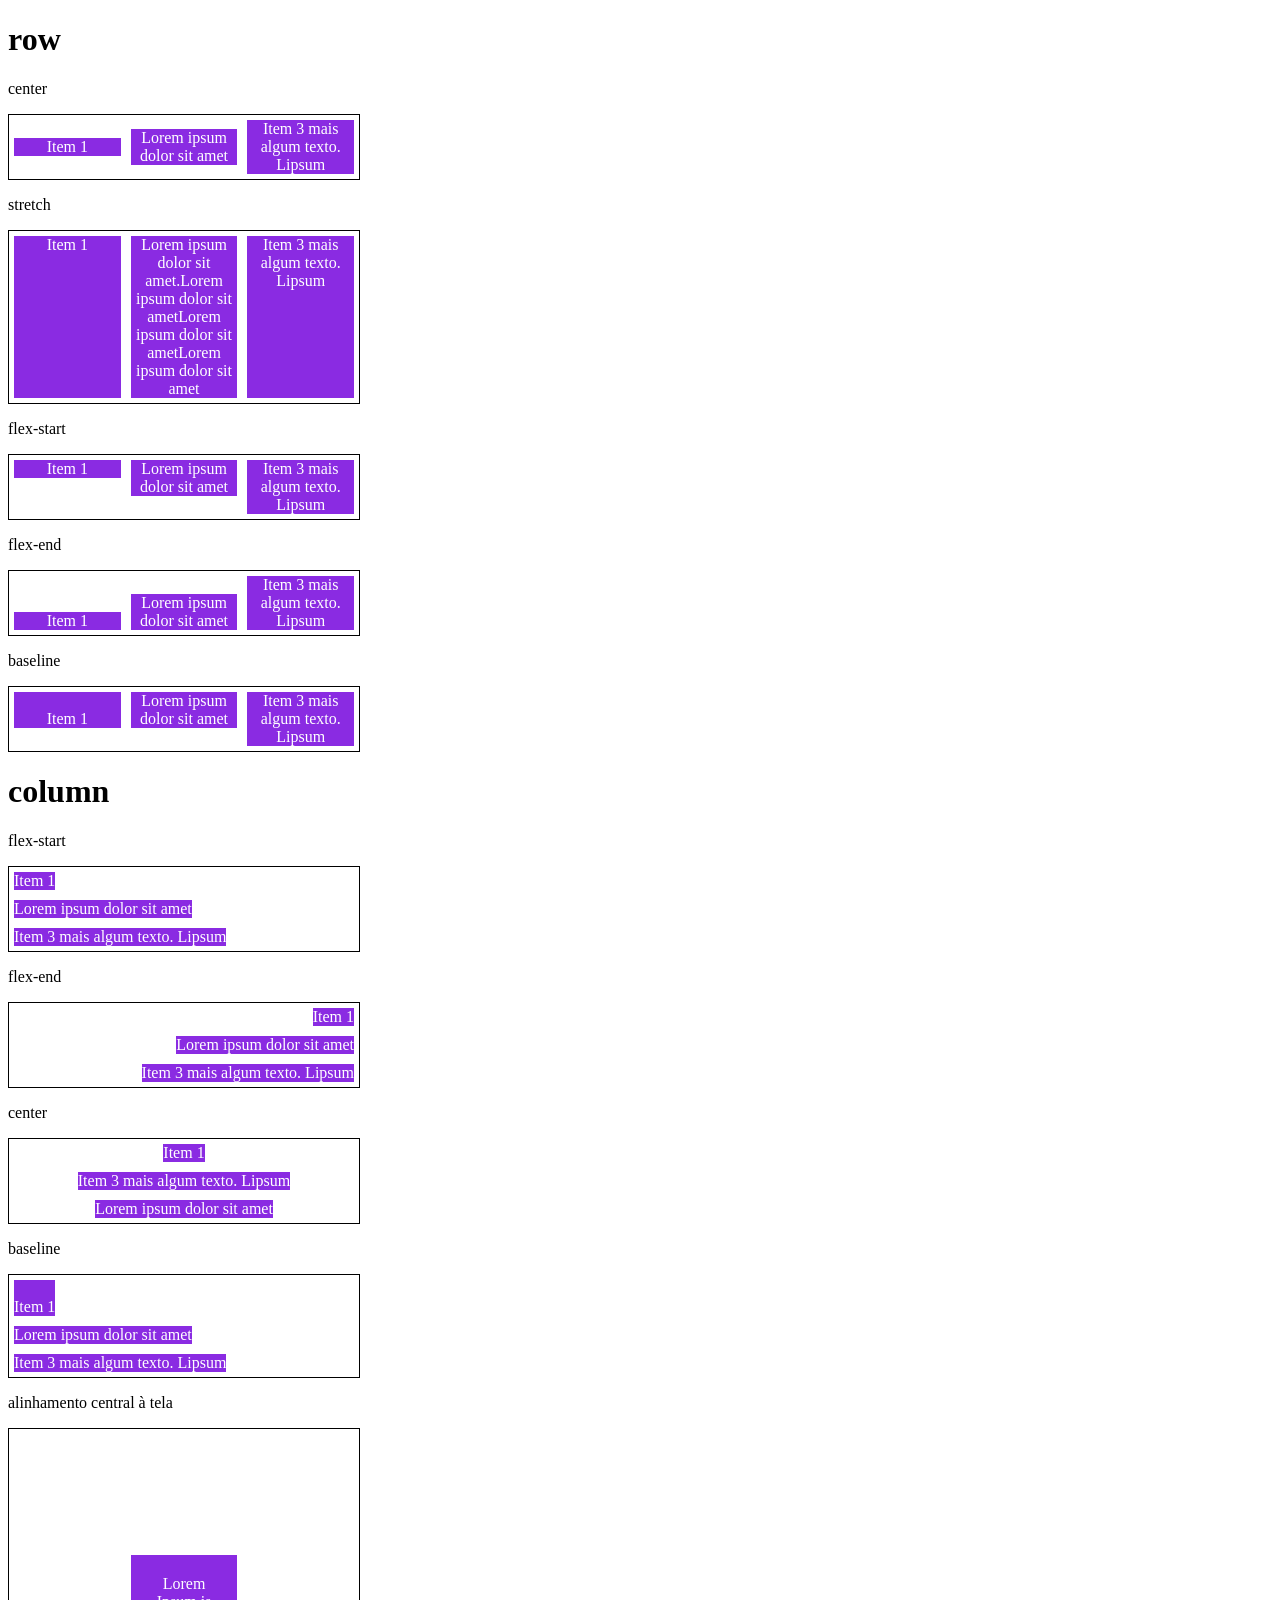
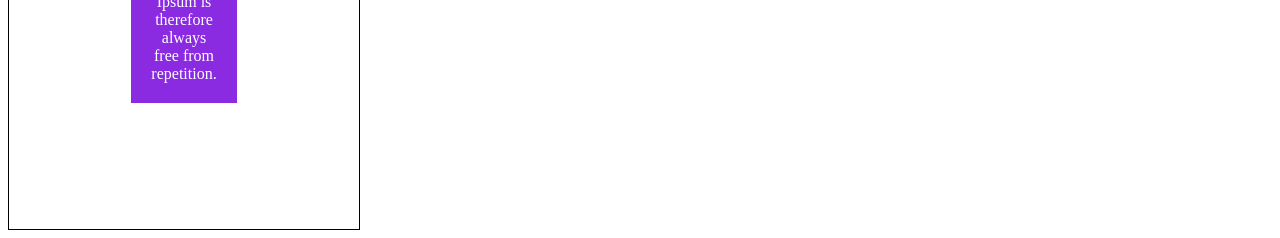
<file: HTML-CSS/FlexBox/5-align-items.html>
<!DOCTYPE html>
<html lang="en">
<head>
    <meta charset="UTF-8">
    <meta name="viewport" content="width=device-width, initial-scale=1.0">
    <title>Fundamentos - align items</title>

    <style>
        .container{
            max-width: 350px;
            border: 1px solid black;
            display: flex;
        }

        .item{
            background-color: blueviolet;
            margin: 5px;
            color: white;
            text-align: center;
            flex: 1;
        }
        
        .center{
            align-items: center;
        }

        .stretch{
            align-items: stretch;
        }

        .start{
            align-items: flex-start;
        }

        .end{
            align-items: flex-end;
        }

        .baseline{
            align-items: baseline;
        }

        .column{
            flex-direction: column;
        }

        .central{
            height: 400px;
            justify-content: center;
        }
        .central .item{
            flex: 0;
            padding: 20px;
        }
    </style>
</head>
<body>
    <h1>row</h1>
    <p>center</p>
    <section class="container center">
        <div class="item">Item 1</div>
        <div class="item">Lorem ipsum dolor sit amet</div>
        <div class="item">Item 3 mais algum texto. Lipsum</div>
    </section>

    <p>stretch</p>
    <section class="container stretch">
        <div class="item">Item 1</div>
        <div class="item">Lorem ipsum dolor sit amet.Lorem ipsum dolor sit ametLorem ipsum dolor sit ametLorem ipsum dolor sit amet</div>
        <div class="item">Item 3 mais algum texto. Lipsum</div>
    </section>

    <p>flex-start</p>
    <section class="container start">
        <div class="item">Item 1</div>
        <div class="item">Lorem ipsum dolor sit amet</div>
        <div class="item">Item 3 mais algum texto. Lipsum</div>
    </section>

    <p>flex-end</p>
    <section class="container end">
        <div class="item">Item 1</div>
        <div class="item">Lorem ipsum dolor sit amet</div>
        <div class="item">Item 3 mais algum texto. Lipsum</div>
    </section>

    <p>baseline</p>
    <section class="container baseline">
        <div class="item"><br>Item 1</div>
        <div class="item">Lorem ipsum dolor sit amet</div>
        <div class="item">Item 3 mais algum texto. Lipsum</div>
    </section>

    <h1>column</h1>
    <p>flex-start</p>
    <section class="container start column">
        <div class="item">Item 1</div>
        <div class="item">Lorem ipsum dolor sit amet</div>
        <div class="item">Item 3 mais algum texto. Lipsum</div>
    </section>

    <p>flex-end</p>
    <section class="container end column">
        <div class="item">Item 1</div>
        <div class="item">Lorem ipsum dolor sit amet</div>
        <div class="item">Item 3 mais algum texto. Lipsum</div>
    </section>

    <p>center</p>
    <section class="container center column">
        <div class="item">Item 1</div>
        <div class="item">Item 3 mais algum texto. Lipsum</div>
        <div class="item">Lorem ipsum dolor sit amet</div>
    </section>

    <p>baseline</p>
    <section class="container baseline column">
        <div class="item"><br>Item 1</div>
        <div class="item">Lorem ipsum dolor sit amet</div>
        <div class="item">Item 3 mais algum texto. Lipsum</div>
    </section>

    <p>alinhamento central à tela</p>
    <section class="container central center">
        <div class="item"> Lorem Ipsum is therefore always free from repetition.</div>
    </section>
</body>
</html>
</file>
<file: HTML-CSS/flex-projeto/style.css>
*{
    margin: 0;
    padding: 0;
    font-family: 'Open Sans', sans-serif;
}

ul{
    list-style: none;
    margin: 0;
    padding: 0;
}

ul li a {
    text-decoration: none;
}

div img{
    display: block;
    width: 100%;
}

.flex-container {
    display: flex;
    max-width: 992px;
    margin: auto;
    width: 100%;
    min-width: 320px;
}

header {
    background-color: #122a57;
    height: 100px;
    display: flex;
    align-items: center;
    color: #fff;
}

header .list-item{
    display: flex;
    max-width: 260px;
    width: 100%;
    justify-content: space-between;
    align-items: center;
}

.list-item li a {
    color: #fff;
}

header .menu{
    justify-content: space-between;
}

.apresentacao{
    height: 100vh;
    align-items: center;
    justify-content: space-between;
}

.apresentacao .texto-apresentacao{
    min-height: 200px;
}

.texto-apresentacao h1{
    color: #122a57;
    font-size: 48px;
    margin-bottom: 10px;
}

.btn{
    background-color: #122a57;
    color: #fff;
    text-align: center;
    border-radius: 30px;
    width: 220px;
    display: block;
    text-decoration: none;
    height: 50px;
    line-height: 50px;
    margin-top: 10px;
    margin-bottom: 10px;
}

#quem-somos{
    flex-direction: row-reverse;
    align-items: center;
    justify-content: space-between;
}

#quem-somos h2{
    font-size: 32px;
    color: #122a57;
    display: flex;
    margin-bottom: 20px;
}

#quem-somos h2::before{
    content: "";
    height: 40px;
    width: 5px;
    margin-right: 5px;
    background-color: #122a57;
    position: relative;
}

#quem-somos p{
    margin-bottom: 10px;
    width: 90%;
}

#quem-somos img{
    min-width: 420px;
}

.container-externo{
    background-color: #122a57;
    width: 100%;

}

#servicos{
    flex-direction: column;
    padding-top: 50px;
    padding-bottom: 100px;
}

#servicos h2{
    color: #fff;
    font-size: 32px;
    margin-bottom: 20px;
}

.list-servicos{
    display: flex;
    justify-content: space-between; 
}

.list-servicos .item-servico{
    text-align: center;
}

.item-servico a{
    width: 220px;
    background-color: #fff;
    border-radius: 30px;
    height: 50px;
    text-align: center;
    margin-top: 20px;
    line-height: 50px;
    padding: 5px 10px;
    color: #122a57;
    font-size: 12px;
    text-decoration: none;
    font-weight: 700;
}

.item-servico p{
    font-weight: 700;
    font-size: 18px;
    color: #fff;
    margin-top: 20px;
}

.item-servico img{
    width: 80%;
    margin: auto;
}

#planos{
    flex-direction: column;
    min-height: 100vh;
    padding-top: 50px;
}

#planos h2{
    font-size: 32px;
}

.list-planos{
    display: flex;
    align-items: flex-end;
    justify-content: space-between;
}

.item-plano{
    flex: 1;
    border: 5px solid #122a57;
    margin-right: 20px;
    padding: 10px;
    max-width: 240px;
}

.item-plano .btn{
    margin: auto;
    margin-bottom: 20px;

}

.item-plano h3{
    font-size: 24px;
    display: flex;
    flex-direction: column;
    text-align: center;
    margin-top: 20px;
}

.item-plano h3::after{
    content: "";
    background-color: #122a57;
    width: 100%;
    height: 3px;
    margin-top: 20px;
    margin-bottom: 10px;
}

.item-plano ul{
    padding: 10px 20px;
    display: flex;
    flex-direction: column;
    margin-bottom: 10px;
}

.item-plano ul li{
    display: flex;
    flex-wrap: nowrap;
    align-items: center;
}

.item-plano ul li::before{
    content: "";
    width: 10px;
    height: 10px;
    background-color: #122a57;
    margin-right: 5px;
}

footer{
    background-color: #122a57;
    height: 70px;
    display: flex;
    align-items: center;
}

footer .footer{
    justify-content: space-between;
    color: #fff;
}

/* Mobile */

@media(max-width: 992px){
    .flex-container{
        flex-direction: column;
    }

    .apresentacao{
        flex-direction: column-reverse;
    }

    .apresentacao .texto-apresentacao{
        width: 100%;
    }   

    #quem-somos{
        flex-direction: column-reverse;
    }

    #quem-somos img{
        min-width: 320px;
        margin: auto;
    }

    .list-servicos{
        flex-direction: column;
    }

    .item-servico img{
        width: 50%;
        margin: auto;
    }

    .list-planos{
        flex-direction: column;
        align-items: flex-start;
        margin-bottom: 20px;
    }

    .list-planos .item-plano{
        max-width: 90%;
        margin: auto;
        width: 100%;
        margin-bottom: 20px;
    }


}
</file>
<file: HTML-CSS/Recriando pagina instagram/css/style.css>
/* Inicio - Gerais -------*/
*{
	padding: 0;
	margin: 0;
	box-sizing: border-box;
	text-decoration: none;
	font-family: sans-serif;
	font-size: 14px;
}

body{
	width: 100%;
	min-height: 100vh;
	background-color: rgb(243, 243, 243);
	margin: 0;
	padding: 0;
	display: flex;
	justify-content: center;
}
/*  Fim - Gerais -------*/


/*Container para centralizar o conteúdo na tela -------*/
.instagram-principal{
	display: flex;
	align-items: center;
	justify-content: start;
	width: 60%;
	height: 105vh;
	margin-bottom: 20px;
}

/* Definições da div da imagem -------*/
.instagram-phone{
	display: flex;
	align-items: center;
	justify-content: center;
	width: 50%;
}

.instagram-phone img{
	height: 50em;
}

.instagram-continue{
	display: flex;
	align-items: center; /*horizontal*/
	justify-content: space-around; /*vertical*/
	flex-direction: column;
	width: 50%;
	min-height: 34em;
}

.group{
	display: flex;
	justify-content: space-between;
	align-items: center;
	flex-direction: column;
	background-color: #fff;
	width: 100%;
	padding: 1.3em 0;
	border: 1px solid lightgrey;
}

/*Selecionando a primeira box da div instagram-continue*/
.group:nth-child(1){
	height: 19em;
}

.instagram-logo{
	height: 3em;
}


.foto-perfil{
	display: flex;
	justify-content: center;
	align-items: center;
	border-radius: 50%;
	overflow: hidden;
}

.instagram-login{
	background-color: #0095f6;
	color: #ffffff;
	padding: 8px;
	border-radius: 4px;
}

.instagram-logout{
	color: #0095f6;
	margin-top: 1em;
}

.not-account{
	color: rgb(160, 160 ,160);
}

.link_blue{
	color: #0095f6;
}

.get-the-app{
	display: flex;
	flex-direction: column;
	align-items: center;
	justify-content: center;
	width: 100%;
	padding: 1.3em 0;
}

.dowload{
	display: flex;
	width: 100%;
	justify-content: space-evenly;
	align-items: center;
	padding: 1em;
}

.app-dowload{
	height: 3em;
	width: 10em;
	background-size: cover;
}

.app-dowload:nth-child(1){
	background-image: url('../img/apple-button.png');
}


.app-dowload:nth-child(2){
	background-image: url('../img/googleplay-button.png');
}

.rodape{
	position: absolute;
	bottom: 0;

}

/*Rodape*/
.rodape li, .rodape li a{
	display: inline;
	justify-content: center;
	align-items: center;
	padding-right: 10px;
	font-size: 12px;
	color: #00376B;
	font-family: helvetica, sans-serif;

}

/*Todos os direitos reservados*/
.direitos-reservados{
	position: absolute;
	bottom: -22px;
	font-size: 12px;
	color: grey;
	width: 100%;

	
}


/*Media queries*/

@media (max-width: 1024px){
	.instagram-principal{
		width: 90%;
	}
}

@media (max-width: 650px){

	body{
		background: #fff;
	}

	
	.instagram-principal{
		width: 90%;
	}

	.instagram-phone{
		display: none;
	}

	.instagram-continue{
		width: 100%;
	}

	.group{
		border: 1px solid transparent;
	}

	.rodape{
		text-align: center;

	}

	.direitos-reservados p{
		display: flex;
		align-items: center;
		justify-content: center;
	}

}

@media (max-width: 350px){
	body{
		background: #fff;

	}

	
	.instagram-principal{
		width: 90%;
	}

	.instagram-phone{
		display: none;
	}

	.instagram-continue{
		width: 100%;
	}

	.group{
		border: 1px solid transparent;
	}

	.rodape{
		text-align: center;
		font-size: 0.7em;

	}

	.direitos-reservados p{
		display: flex;
		align-items: center;
		justify-content: center;
		font-size: 0.7em;
	}
}
</file>
<file: JavaScript/Contador/assets/styles.css>
@import url('https://fonts.googleapis.com/css2?family=Open+Sans:wght@300;600&display=swap');

* {
    font-family: 'Open Sans', sans-serif;
}

body {
    display: flex;
    align-items: center;
    justify-content: center;
    flex-direction: column;
    background-color: rgb(177, 225, 255);
}

button {
    height: 40px;
    width: 40px;
    border-radius: 50%;
    border: 2px solid rgb(15, 250, 15);;
    background-color: rgb(29, 119, 29);
    color: rgb(15, 250, 15);
    font-size: 16pt;
    font-weight: 600;
    text-align: center;
}

#counter {
    display: flex;
}

#currentNumber {
    display: flex;
    align-items: center;
    margin: 0 20px;
    font-size: 16pt;
}
</file>
<file: JavaScript/To-do1/assets/styles.css>
@import url("https://fonts.googleapis.com/css2?family=Open+Sans:wght@300;600&display=swap");

* {
  font-family: "Open Sans", sans-serif;
}

body {
  display: flex;
  align-items: center;
  justify-content: center;
  flex-direction: column;
}

button {
  border: 1px solid rgb(15, 250, 15);
  border-radius: 5px;
  background-color: rgb(124, 252, 124);
  color: rgb(15, 250, 15);
  text-align: center;
  padding: 5px;
}

input[type="text"] {
  padding: 5px;
  border-radius: 5px;
  border: 1px solid black;
}

#tasks {
  display: flex;
  flex-direction: column;
  margin-top: 20px;
}

.task-item {
  display: flex;
  align-items: center;
  margin-bottom: 10px;
}

:checked + label {
  text-decoration: line-through;
  color: grey;
}
</file>
